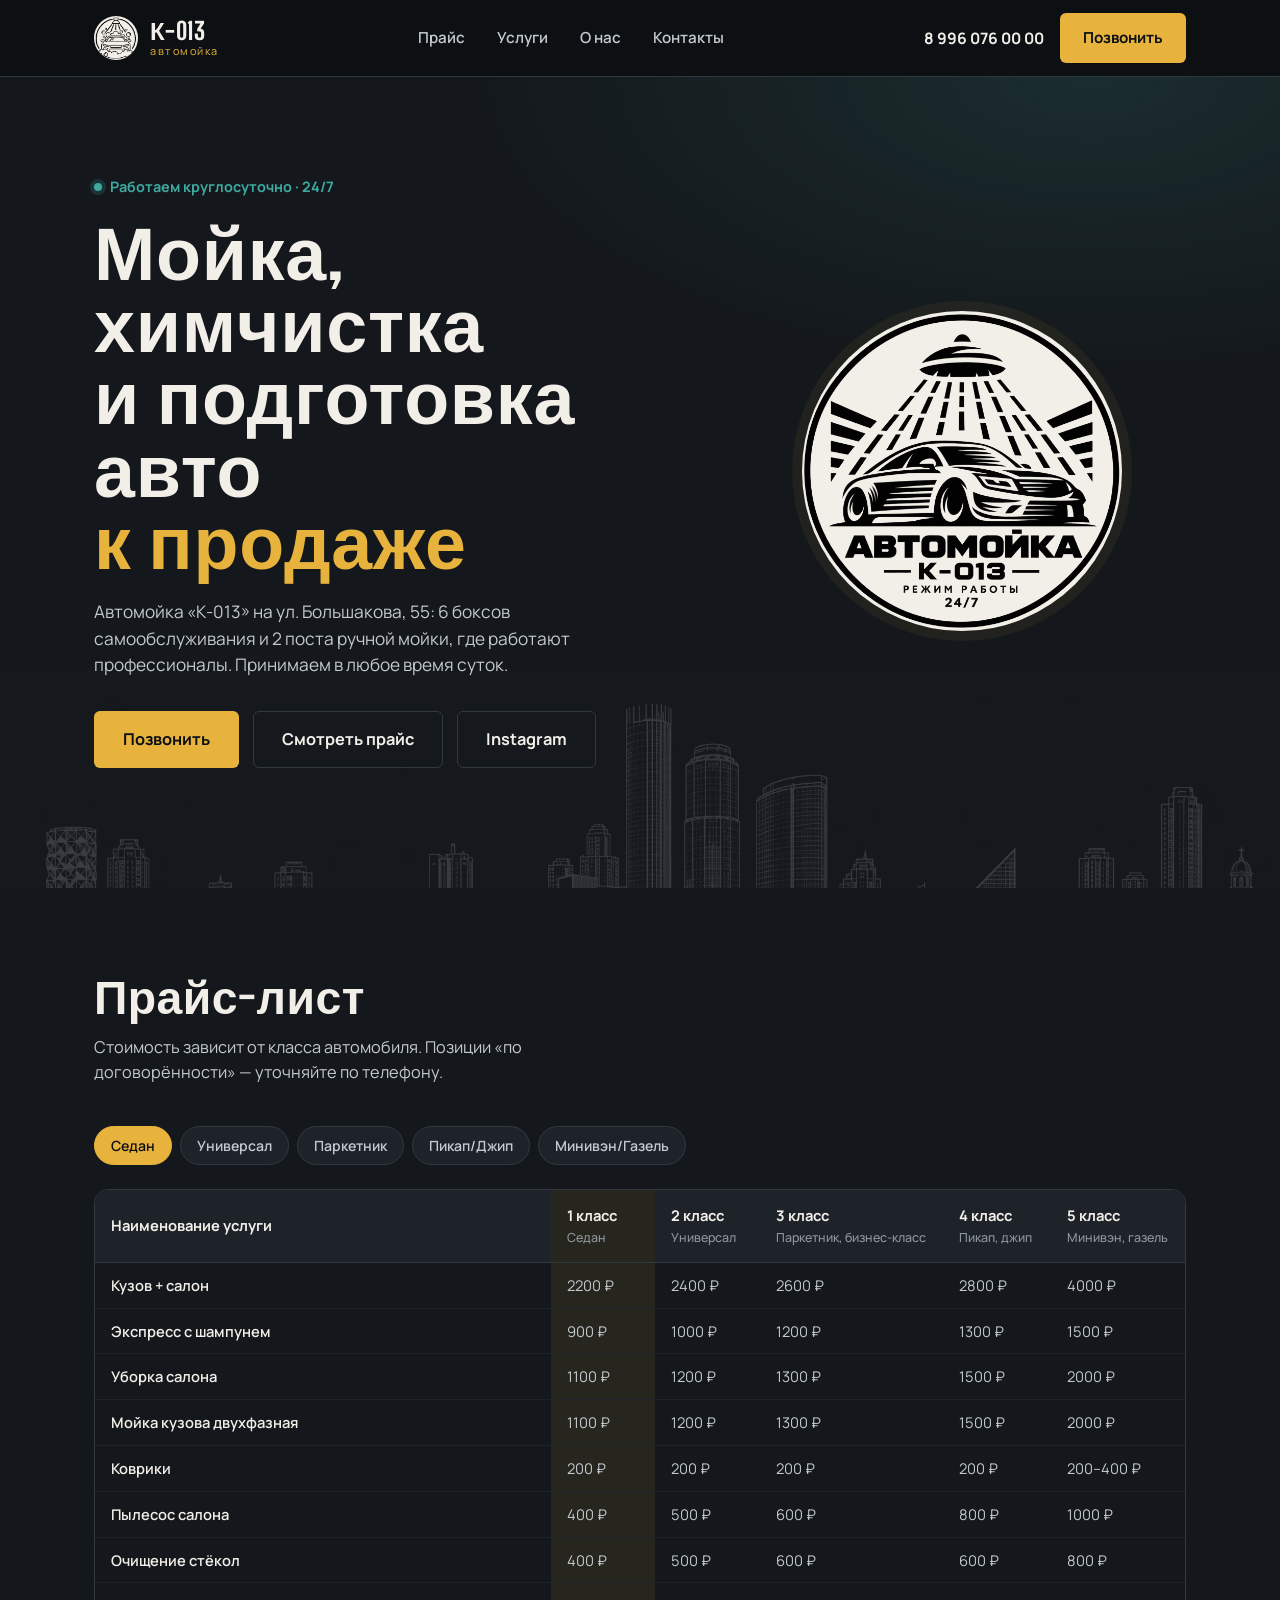
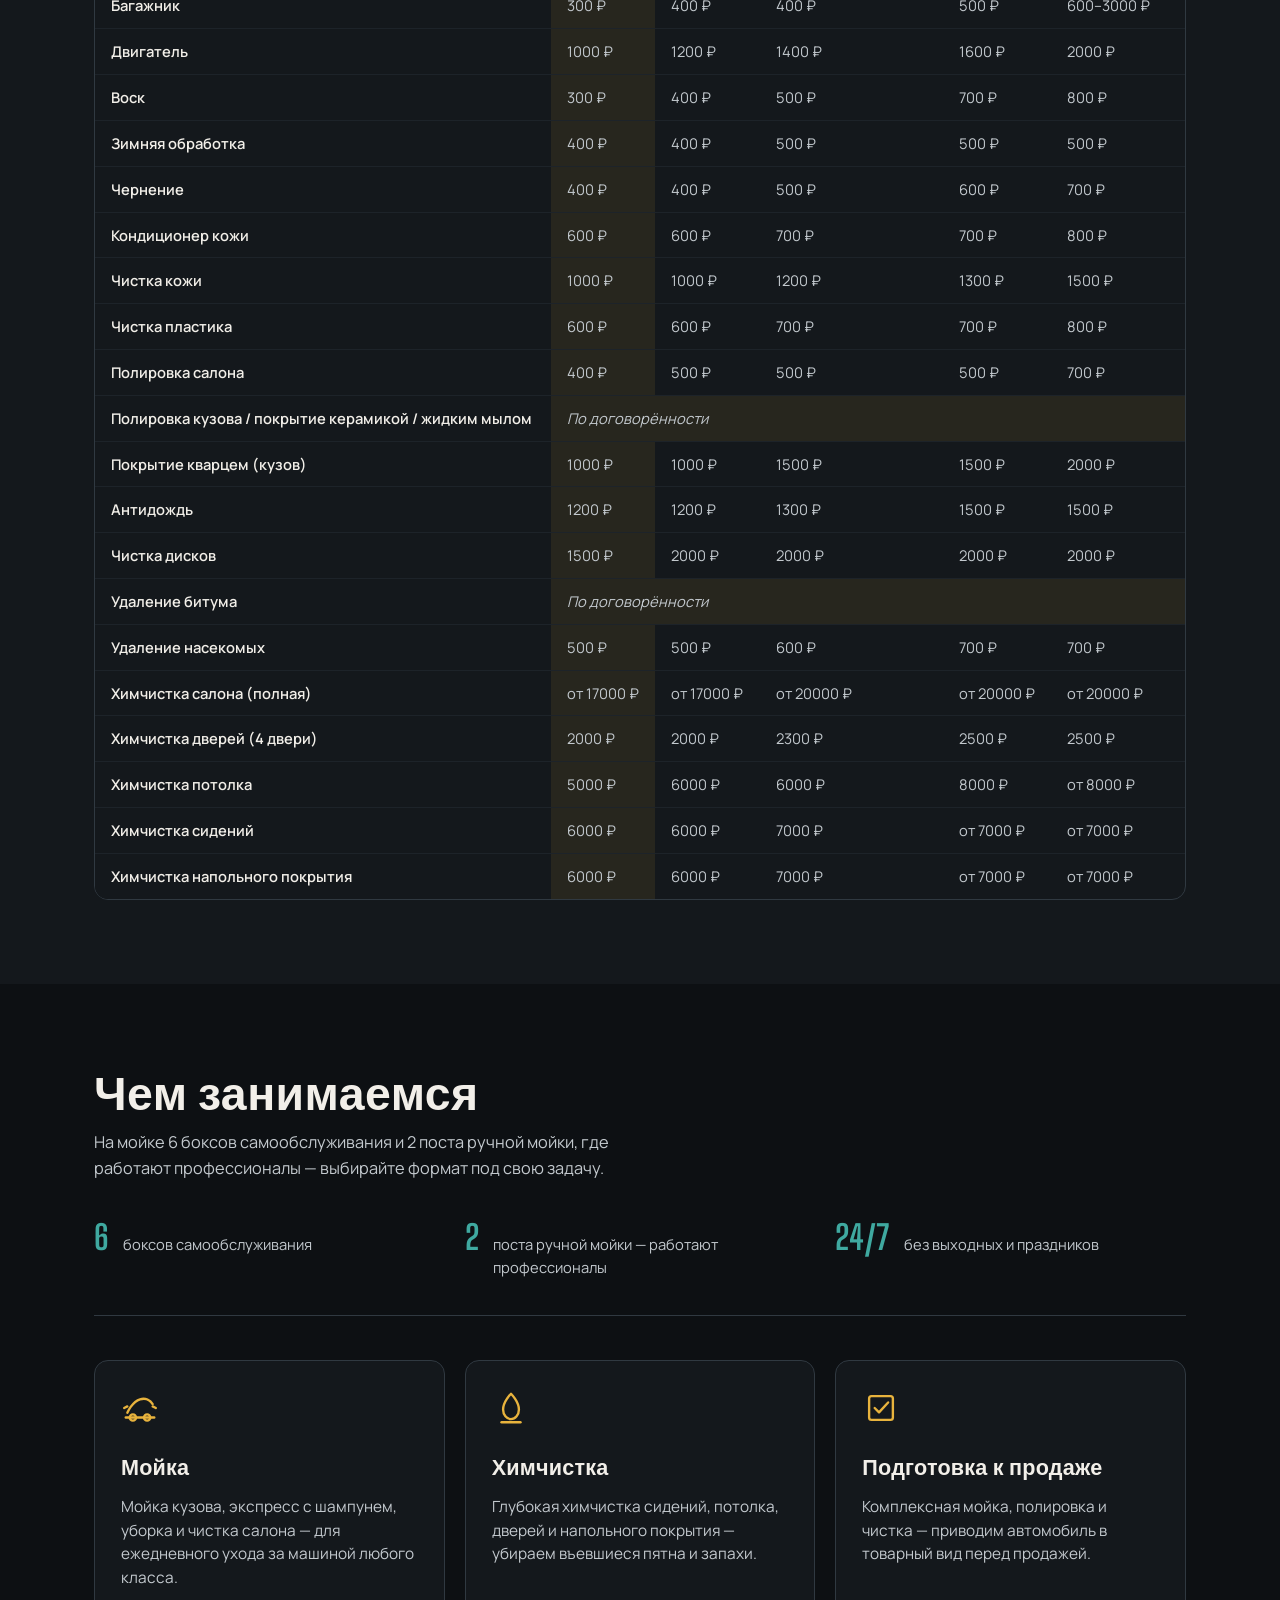
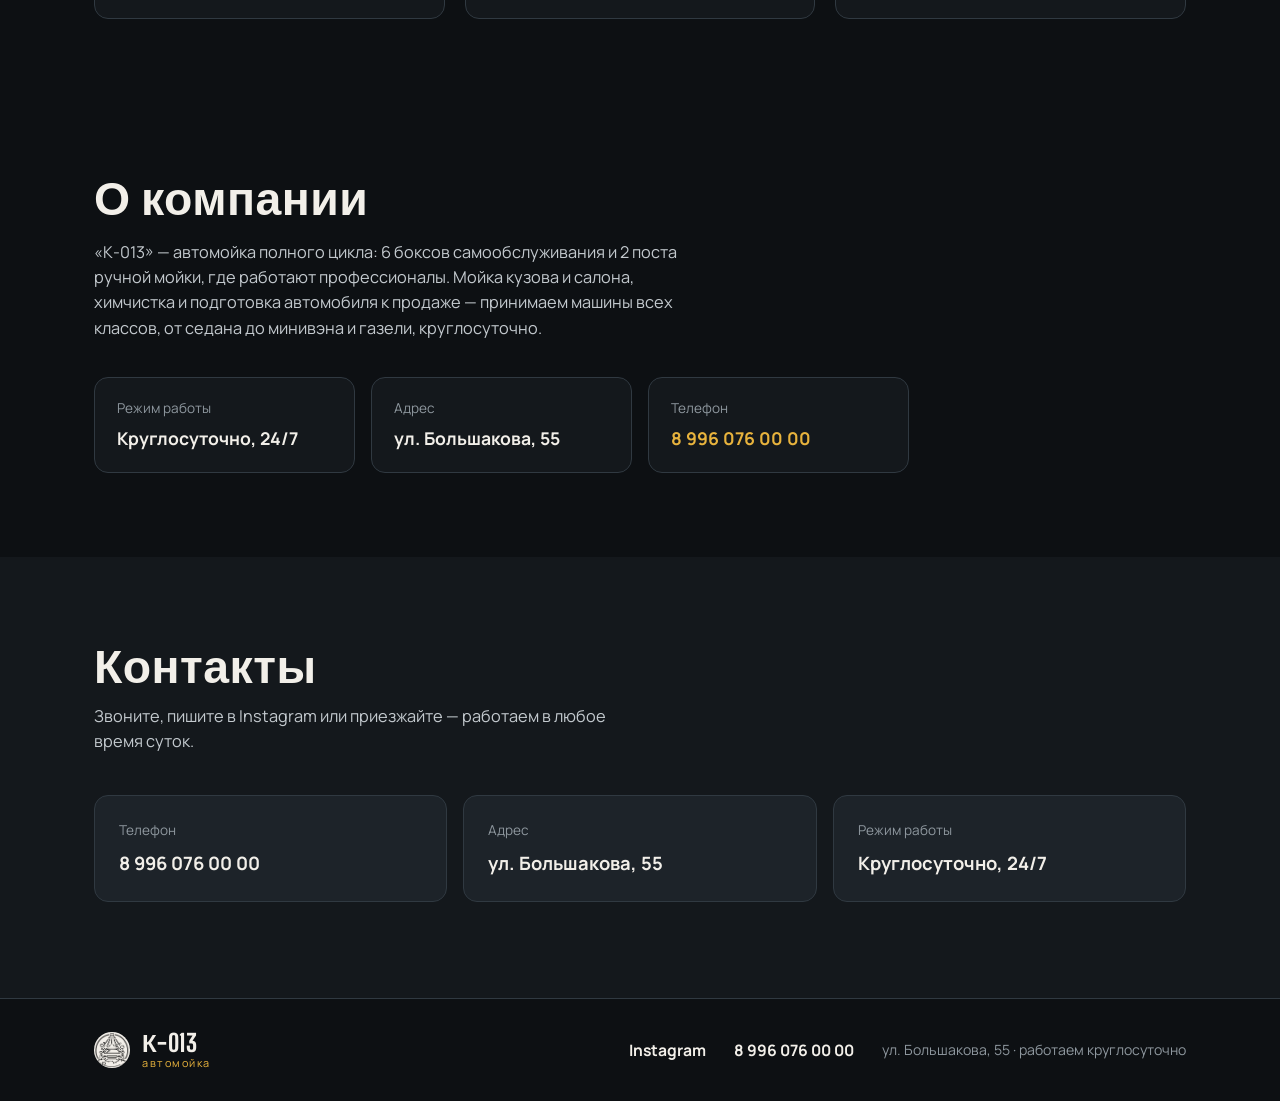
<file: index.html>
<!DOCTYPE html>
<html lang="ru">
<head>
<meta charset="UTF-8">
<meta name="viewport" content="width=device-width, initial-scale=1.0">
<title>К-013 — автомойка</title>
<meta name="description" content="Автомойка К-013: 6 боксов самообслуживания и 2 поста ручной мойки. Мойка, химчистка, подготовка авто к продаже. Круглосуточно. ул. Большакова, 55.">
<link rel="icon" href="favicon.ico" sizes="any">
<link rel="icon" href="favicon-32.png" type="image/png" sizes="32x32">
<link rel="icon" href="favicon-16.png" type="image/png" sizes="16x16">
<link rel="apple-touch-icon" href="apple-touch-icon.png">
<link rel="preconnect" href="https://fonts.googleapis.com">
<link rel="preconnect" href="https://fonts.gstatic.com" crossorigin>
<link href="https://fonts.googleapis.com/css2?family=Big+Shoulders+Display:wght@500;600;700;800&family=Manrope:wght@400;500;600;700;800&display=swap" rel="stylesheet">
<link rel="stylesheet" href="style.css">
<!-- Yandex.Metrika counter -->
<script type="text/javascript">
    (function(m,e,t,r,i,k,a){
        m[i]=m[i]||function(){(m[i].a=m[i].a||[]).push(arguments)};
        m[i].l=1*new Date();
        for (var j = 0; j < document.scripts.length; j++) {if (document.scripts[j].src === r) { return; }}
        k=e.createElement(t),a=e.getElementsByTagName(t)[0],k.async=1,k.src=r,a.parentNode.insertBefore(k,a)
    })(window, document,'script','https://mc.yandex.ru/metrika/tag.js?id=112899979', 'ym');

    ym(112899979, 'init', {ssr:true, webvisor:true, clickmap:true, ecommerce:"dataLayer", referrer: document.referrer, url: location.href, accurateTrackBounce:true, trackLinks:true});
</script>
<noscript><div><img src="https://mc.yandex.ru/watch/112899979" style="position:absolute; left:-9999px;" alt="" /></div></noscript>
<!-- /Yandex.Metrika counter -->
</head>

<body>

<a class="skip-link" href="#main">Перейти к содержанию</a>

<header class="site-header" id="top">
  <div class="wrap header-inner">
    <a class="brand" href="#top" aria-label="К-013, на главную">
      <span class="logo-mark logo-mark--sm">
        <img class="logo-mark-img--cover" src="images/logo-mark.webp" alt="Логотип автомойки К-013" width="44" height="44" loading="eager">
      </span>
      <span class="brand-text">
        <span class="brand-code">К‑013</span>
        <span class="brand-sub">автомойка</span>
      </span>
    </a>

    <nav class="main-nav" id="main-nav">
      <a href="#price">Прайс</a>
      <a href="#services">Услуги</a>
      <a href="#about">О нас</a>
      <a href="#contacts">Контакты</a>
    </nav>

    <div class="header-actions">
      <a class="phone-link" href="tel:+79960760000">8&nbsp;996&nbsp;076&nbsp;00&nbsp;00</a>
      <a class="btn btn-gold header-cta" href="tel:+79960760000">Позвонить</a>
      <button class="burger" id="burger" aria-expanded="false" aria-controls="mobile-nav" aria-label="Открыть меню">
        <span></span><span></span><span></span>
      </button>
    </div>
  </div>

  <div class="mobile-nav" id="mobile-nav">
    <a href="#price">Прайс</a>
    <a href="#services">Услуги</a>
    <a href="#about">О нас</a>
    <a href="#contacts">Контакты</a>
    <a class="btn btn-gold" href="tel:+79960760000">Позвонить: 8 996 076 00 00</a>
  </div>
</header>

<main id="main">

  <!-- HERO -->
  <section class="hero">
    <div class="hero-skyline" aria-hidden="true"></div>
    <div class="wrap hero-inner">
      <div class="hero-copy">
        <p class="tag">Работаем круглосуточно · 24/7</p>
        <h1 class="hero-title">
          Мойка, химчистка<br>
          и подготовка авто<br>
          <span class="accent">к продаже</span>
        </h1>
        <p class="hero-text">
          Автомойка «К‑013» на ул. Большакова, 55: 6 боксов самообслуживания и 2 поста ручной мойки,
          где работают профессионалы. Принимаем в любое время суток.
        </p>
        <div class="hero-actions">
          <a class="btn btn-gold btn-lg" href="tel:+79960760000">Позвонить</a>
          <a class="btn btn-outline btn-lg" href="#price">Смотреть прайс</a>
          <a class="btn btn-outline btn-lg" href="https://www.instagram.com/quickclean_013/" target="_blank" rel="noopener noreferrer">Instagram</a>
        </div>
      </div>

      <div class="hero-visual" aria-hidden="true">
        <span class="logo-mark logo-mark--lg">
          <img src="images/logo.webp" alt="" width="320" height="320" loading="eager">
        </span>
      </div>
    </div>
  </section>

  <!-- PRICE -->
  <section class="price" id="price">
    <div class="wrap">
      <div class="section-head">
        <h2>Прайс-лист</h2>
        <p>Стоимость зависит от класса автомобиля. Позиции «по договорённости» — уточняйте по телефону.</p>
      </div>

      <div class="price-tabs" role="tablist" aria-label="Класс автомобиля">
        <button class="price-tab is-active" role="tab" aria-selected="true" data-class="0">Седан</button>
        <button class="price-tab" role="tab" aria-selected="false" data-class="1">Универсал</button>
        <button class="price-tab" role="tab" aria-selected="false" data-class="2">Паркетник</button>
        <button class="price-tab" role="tab" aria-selected="false" data-class="3">Пикап/Джип</button>
        <button class="price-tab" role="tab" aria-selected="false" data-class="4">Минивэн/Газель</button>
      </div>

      <div class="table-scroll">
        <table class="price-table" id="price-table">
          <caption class="sr-only">Прайс-лист автомойки К-013 по классам автомобилей</caption>
          <thead>
            <tr>
              <th scope="col">Наименование услуги</th>
              <th scope="col">1 класс<br><span>Седан</span></th>
              <th scope="col">2 класс<br><span>Универсал</span></th>
              <th scope="col">3 класс<br><span>Паркетник, бизнес‑класс</span></th>
              <th scope="col">4 класс<br><span>Пикап, джип</span></th>
              <th scope="col">5 класс<br><span>Минивэн, газель</span></th>
            </tr>
          </thead>
          <tbody>
            <tr><th scope="row">Кузов + салон</th><td>2200 ₽</td><td>2400 ₽</td><td>2600 ₽</td><td>2800 ₽</td><td>4000 ₽</td></tr>
            <tr><th scope="row">Экспресс с шампунем</th><td>900 ₽</td><td>1000 ₽</td><td>1200 ₽</td><td>1300 ₽</td><td>1500 ₽</td></tr>
            <tr><th scope="row">Уборка салона</th><td>1100 ₽</td><td>1200 ₽</td><td>1300 ₽</td><td>1500 ₽</td><td>2000 ₽</td></tr>
            <tr><th scope="row">Мойка кузова двухфазная</th><td>1100 ₽</td><td>1200 ₽</td><td>1300 ₽</td><td>1500 ₽</td><td>2000 ₽</td></tr>
            <tr><th scope="row">Коврики</th><td>200 ₽</td><td>200 ₽</td><td>200 ₽</td><td>200 ₽</td><td>200–400 ₽</td></tr>
            <tr><th scope="row">Пылесос салона</th><td>400 ₽</td><td>500 ₽</td><td>600 ₽</td><td>800 ₽</td><td>1000 ₽</td></tr>
            <tr><th scope="row">Очищение стёкол</th><td>400 ₽</td><td>500 ₽</td><td>600 ₽</td><td>600 ₽</td><td>800 ₽</td></tr>
            <tr><th scope="row">Багажник</th><td>300 ₽</td><td>400 ₽</td><td>400 ₽</td><td>500 ₽</td><td>600–3000 ₽</td></tr>
            <tr><th scope="row">Двигатель</th><td>1000 ₽</td><td>1200 ₽</td><td>1400 ₽</td><td>1600 ₽</td><td>2000 ₽</td></tr>
            <tr><th scope="row">Воск</th><td>300 ₽</td><td>400 ₽</td><td>500 ₽</td><td>700 ₽</td><td>800 ₽</td></tr>
            <tr><th scope="row">Зимняя обработка</th><td>400 ₽</td><td>400 ₽</td><td>500 ₽</td><td>500 ₽</td><td>500 ₽</td></tr>
            <tr><th scope="row">Чернение</th><td>400 ₽</td><td>400 ₽</td><td>500 ₽</td><td>600 ₽</td><td>700 ₽</td></tr>
            <tr><th scope="row">Кондиционер кожи</th><td>600 ₽</td><td>600 ₽</td><td>700 ₽</td><td>700 ₽</td><td>800 ₽</td></tr>
            <tr><th scope="row">Чистка кожи</th><td>1000 ₽</td><td>1000 ₽</td><td>1200 ₽</td><td>1300 ₽</td><td>1500 ₽</td></tr>
            <tr><th scope="row">Чистка пластика</th><td>600 ₽</td><td>600 ₽</td><td>700 ₽</td><td>700 ₽</td><td>800 ₽</td></tr>
            <tr><th scope="row">Полировка салона</th><td>400 ₽</td><td>500 ₽</td><td>500 ₽</td><td>500 ₽</td><td>700 ₽</td></tr>
            <tr class="price-note-row"><th scope="row">Полировка кузова / покрытие керамикой / жидким мылом</th><td colspan="5">По договорённости</td></tr>
            <tr><th scope="row">Покрытие кварцем (кузов)</th><td>1000 ₽</td><td>1000 ₽</td><td>1500 ₽</td><td>1500 ₽</td><td>2000 ₽</td></tr>
            <tr><th scope="row">Антидождь</th><td>1200 ₽</td><td>1200 ₽</td><td>1300 ₽</td><td>1500 ₽</td><td>1500 ₽</td></tr>
            <tr><th scope="row">Чистка дисков</th><td>1500 ₽</td><td>2000 ₽</td><td>2000 ₽</td><td>2000 ₽</td><td>2000 ₽</td></tr>
            <tr class="price-note-row"><th scope="row">Удаление битума</th><td colspan="5">По договорённости</td></tr>
            <tr><th scope="row">Удаление насекомых</th><td>500 ₽</td><td>500 ₽</td><td>600 ₽</td><td>700 ₽</td><td>700 ₽</td></tr>
            <tr><th scope="row">Химчистка салона (полная)</th><td>от 17000 ₽</td><td>от 17000 ₽</td><td>от 20000 ₽</td><td>от 20000 ₽</td><td>от 20000 ₽</td></tr>
            <tr><th scope="row">Химчистка дверей (4 двери)</th><td>2000 ₽</td><td>2000 ₽</td><td>2300 ₽</td><td>2500 ₽</td><td>2500 ₽</td></tr>
            <tr><th scope="row">Химчистка потолка</th><td>5000 ₽</td><td>6000 ₽</td><td>6000 ₽</td><td>8000 ₽</td><td>от 8000 ₽</td></tr>
            <tr><th scope="row">Химчистка сидений</th><td>6000 ₽</td><td>6000 ₽</td><td>7000 ₽</td><td>от 7000 ₽</td><td>от 7000 ₽</td></tr>
            <tr><th scope="row">Химчистка напольного покрытия</th><td>6000 ₽</td><td>6000 ₽</td><td>7000 ₽</td><td>от 7000 ₽</td><td>от 7000 ₽</td></tr>
          </tbody>
        </table>
      </div>
      <p class="price-hint">Листайте таблицу вправо, чтобы увидеть все классы автомобилей.</p>
    </div>
  </section>

  <!-- SERVICES -->
  <section class="services" id="services">
    <div class="wrap">
      <div class="section-head">
        <h2>Чем занимаемся</h2>
        <p>На мойке 6 боксов самообслуживания и 2 поста ручной мойки, где работают профессионалы —
           выбирайте формат под свою задачу.</p>
      </div>

      <div class="perk-strip">
        <div class="perk"><strong>6</strong><span>боксов самообслуживания</span></div>
        <div class="perk"><strong>2</strong><span>поста ручной мойки — работают профессионалы</span></div>
        <div class="perk"><strong>24/7</strong><span>без выходных и праздников</span></div>
      </div>

      <div class="service-grid">
        <article class="service-card">
          <svg class="service-icon" viewBox="0 0 48 48" fill="none" xmlns="http://www.w3.org/2000/svg" aria-hidden="true">
            <path d="M8 30C8 30 14 16 24 13C31 11 37 14 40 19" stroke="currentColor" stroke-width="3" stroke-linecap="round"/>
            <path d="M6 36H42" stroke="currentColor" stroke-width="3" stroke-linecap="round"/>
            <circle cx="15" cy="36" r="4" stroke="currentColor" stroke-width="3"/>
            <circle cx="33" cy="36" r="4" stroke="currentColor" stroke-width="3"/>
            <path d="M4 24L8 22M44 24L40 22" stroke="currentColor" stroke-width="3" stroke-linecap="round"/>
          </svg>
          <h3>Мойка</h3>
          <p>Мойка кузова, экспресс с шампунем, уборка и чистка салона — для ежедневного ухода за машиной любого класса.</p>
        </article>

        <article class="service-card">
          <svg class="service-icon" viewBox="0 0 48 48" fill="none" xmlns="http://www.w3.org/2000/svg" aria-hidden="true">
            <path d="M24 6C24 6 34 16 34 26C34 32.6 29.5 38 24 38C18.5 38 14 32.6 14 26C14 16 24 6 24 6Z" stroke="currentColor" stroke-width="3" stroke-linejoin="round"/>
            <path d="M12 42H36" stroke="currentColor" stroke-width="3" stroke-linecap="round"/>
          </svg>
          <h3>Химчистка</h3>
          <p>Глубокая химчистка сидений, потолка, дверей и напольного покрытия — убираем въевшиеся пятна и запахи.</p>
        </article>

        <article class="service-card">
          <svg class="service-icon" viewBox="0 0 48 48" fill="none" xmlns="http://www.w3.org/2000/svg" aria-hidden="true">
            <rect x="9" y="9" width="30" height="30" rx="3" stroke="currentColor" stroke-width="3"/>
            <path d="M16 24L21.5 29.5L33 17" stroke="currentColor" stroke-width="3" stroke-linecap="round" stroke-linejoin="round"/>
          </svg>
          <h3>Подготовка к продаже</h3>
          <p>Комплексная мойка, полировка и чистка — приводим автомобиль в товарный вид перед продажей.</p>
        </article>
      </div>
    </div>
  </section>

  <!-- ABOUT -->
  <section class="about" id="about">
    <div class="wrap">
      <div class="about-copy">
        <h2>О компании</h2>
        <p>«К‑013» — автомойка полного цикла: 6 боксов самообслуживания и 2 поста ручной мойки, где работают
           профессионалы. Мойка кузова и салона, химчистка и подготовка автомобиля к продаже — принимаем машины
           всех классов, от седана до минивэна и газели, круглосуточно.</p>
      </div>
      <ul class="about-facts">
        <li><span>Режим работы</span><strong>Круглосуточно, 24/7</strong></li>
        <li><span>Адрес</span><strong>ул. Большакова, 55</strong></li>
        <li><span>Телефон</span><strong><a href="tel:+79960760000">8 996 076 00 00</a></strong></li>
      </ul>
    </div>
  </section>

  <!-- CONTACTS -->
  <section class="contacts" id="contacts">
    <div class="wrap">
      <div class="section-head">
        <h2>Контакты</h2>
        <p>Звоните, пишите в Instagram или приезжайте — работаем в любое время суток.</p>
      </div>

      <div class="contact-grid">
        <a class="contact-card" href="tel:+79960760000">
          <span class="contact-label">Телефон</span>
          <span class="contact-value">8 996 076 00 00</span>
        </a>
        <div class="contact-card">
          <span class="contact-label">Адрес</span>
          <span class="contact-value">ул. Большакова, 55</span>
        </div>
        <div class="contact-card">
          <span class="contact-label">Режим работы</span>
          <span class="contact-value">Круглосуточно, 24/7</span>
        </div>
      </div>
    </div>
  </section>

</main>

<footer class="site-footer">
  <div class="wrap footer-inner">
    <a class="brand" href="#top">
      <span class="logo-mark logo-mark--xs">
        <img class="logo-mark-img--cover" src="images/logo-mark.webp" alt="Логотип автомойки К-013" width="36" height="36" loading="lazy">
      </span>
      <span class="brand-text">
        <span class="brand-code">К‑013</span>
        <span class="brand-sub">автомойка</span>
      </span>
    </a>
    <a class="phone-link" href="https://www.instagram.com/quickclean_013/" target="_blank" rel="noopener noreferrer">Instagram</a>
    <a class="phone-link" href="tel:+79960760000">8&nbsp;996&nbsp;076&nbsp;00&nbsp;00</a>
    <p class="footer-address">ул. Большакова, 55 · работаем круглосуточно</p>
  </div>
</footer>

<script src="script.js"></script>
</body>
</html>
</file>
<file: style.css>
/* ==========================================================================
   К-013 · автомойка — стили
   Токены: тёмный асфальт + тёплое золото + прохладный "водяной" бирюзовый
   ========================================================================== */

:root{
  --ink-900: #0D1013;
  --ink-800: #14181C;
  --ink-700: #1D2329;
  --ink-600: #2A3238;
  --line: #303941;

  --gold: #E8B33D;
  --gold-dark: #C8932A;
  --teal: #3FA9A0;

  --text-hi: #F2EFE9;
  --text-mid: #C3C9CE;
  --text-low: #8E979E;

  --radius-s: 6px;
  --radius-m: 14px;
  --radius-l: 26px;

  --wrap: 1140px;

  --font-display: "Big Shoulders Display", sans-serif;
  --font-body: "Manrope", sans-serif;
}

*, *::before, *::after{ box-sizing: border-box; }
html{ scroll-behavior: smooth; }
@media (prefers-reduced-motion: reduce){
  html{ scroll-behavior: auto; }
  *, *::before, *::after{ animation-duration: 0.001ms !important; animation-iteration-count: 1 !important; transition-duration: 0.001ms !important; }
}

body{
  margin: 0;
  background: var(--ink-800);
  color: var(--text-hi);
  font-family: var(--font-body);
  font-size: 16px;
  line-height: 1.55;
  -webkit-font-smoothing: antialiased;
}

img{ max-width: 100%; display: block; }
a{ color: inherit; text-decoration: none; }

.sr-only{
  position: absolute; width: 1px; height: 1px; overflow: hidden;
  clip: rect(0 0 0 0); white-space: nowrap; border: 0; padding: 0; margin: -1px;
}

.skip-link{
  position: absolute; left: 12px; top: -60px;
  background: var(--gold); color: var(--ink-900);
  padding: 10px 16px; border-radius: var(--radius-s);
  font-weight: 700; z-index: 200; transition: top .2s ease;
}
.skip-link:focus{ top: 12px; }

:focus-visible{
  outline: 2px solid var(--gold);
  outline-offset: 3px;
}

.wrap{
  max-width: var(--wrap);
  margin: 0 auto;
  padding: 0 24px;
}

h1, h2, h3{
  font-family: var(--font-display);
  font-weight: 700;
  letter-spacing: 0.01em;
  margin: 0;
  color: var(--text-hi);
}

h2{
  font-size: clamp(2rem, 4.2vw, 2.9rem);
  line-height: 1.05;
}

p{ margin: 0; }

/* ---------------- Buttons ---------------- */

.btn{
  display: inline-flex;
  align-items: center;
  justify-content: center;
  gap: 8px;
  padding: 12px 22px;
  border-radius: var(--radius-s);
  font-family: var(--font-body);
  font-weight: 700;
  font-size: 0.95rem;
  border: 1px solid transparent;
  cursor: pointer;
  transition: background-color .15s ease, border-color .15s ease;
}

.btn-gold{
  background: var(--gold);
  color: var(--ink-900);
}
.btn-gold:hover{ background: var(--gold-dark); }

.btn-outline{
  background: transparent;
  color: var(--text-hi);
  border-color: var(--line);
}
.btn-outline:hover{ border-color: var(--text-mid); }

.btn-lg{ padding: 15px 28px; font-size: 1.02rem; }

/* ---------------- Header ---------------- */

.site-header{
  position: sticky;
  top: 0;
  z-index: 100;
  background: rgba(13,16,19,0.9);
  backdrop-filter: blur(10px);
  border-bottom: 1px solid var(--line);
}

.header-inner{
  display: flex;
  align-items: center;
  justify-content: space-between;
  gap: 24px;
  height: 76px;
}

.brand{
  display: flex;
  align-items: center;
  gap: 12px;
  color: var(--text-hi);
}

/* Logo lives on a light circular chip so the black line-art stays legible
   against the dark theme (the source PNG has a transparent background). */
.logo-mark{
  flex-shrink: 0;
  display: flex;
  align-items: center;
  justify-content: center;
  border-radius: 50%;
  background: var(--text-hi);
  overflow: hidden;
}
.logo-mark img{
  width: 100%;
  height: 100%;
  object-fit: contain;
  display: block;
}
/* The header/footer mark source is a wide illustration (gun + car), so it
   needs to be cropped in tight rather than letterboxed at small sizes. */
.logo-mark-img--cover{ object-fit: cover !important; }
.logo-mark--xs{ width: 36px; height: 36px; }
.logo-mark--sm{ width: 44px; height: 44px; }
.logo-mark--lg{
  width: 100%;
  max-width: 300px;
  aspect-ratio: 1 / 1;
  box-shadow: 0 0 0 10px rgba(232,179,61,0.06);
}

.brand-text{ display: flex; flex-direction: column; line-height: 1; }
.brand-code{
  font-family: var(--font-display);
  font-weight: 800;
  font-size: 1.5rem;
  letter-spacing: 0.02em;
}
.brand-sub{
  font-size: 0.68rem;
  letter-spacing: 0.14em;
  color: var(--gold);
  margin-top: 3px;
  text-transform: lowercase;
}

.main-nav{
  display: none;
  gap: 32px;
}
.main-nav a{
  color: var(--text-mid);
  font-weight: 600;
  font-size: 0.95rem;
  transition: color .15s ease;
}
.main-nav a:hover{ color: var(--text-hi); }

.header-actions{ display: flex; align-items: center; gap: 16px; }

.phone-link{
  display: none;
  font-weight: 700;
  color: var(--text-hi);
  font-size: 0.98rem;
  white-space: nowrap;
}

.header-cta{ display: none; }

.burger{
  width: 40px; height: 40px;
  display: flex; flex-direction: column;
  align-items: center; justify-content: center;
  gap: 5px;
  background: transparent; border: 1px solid var(--line); border-radius: var(--radius-s);
  cursor: pointer;
}
.burger span{
  width: 18px; height: 2px; background: var(--text-hi);
  transition: transform .2s ease, opacity .2s ease;
}
.burger[aria-expanded="true"] span:nth-child(1){ transform: translateY(7px) rotate(45deg); }
.burger[aria-expanded="true"] span:nth-child(2){ opacity: 0; }
.burger[aria-expanded="true"] span:nth-child(3){ transform: translateY(-7px) rotate(-45deg); }

.mobile-nav{
  display: none;
  flex-direction: column;
  gap: 2px;
  background: var(--ink-800);
  border-bottom: 1px solid var(--line);
  padding: 8px 24px 20px;
}
.mobile-nav.is-open{ display: flex; }
.mobile-nav a{
  padding: 12px 4px;
  color: var(--text-mid);
  font-weight: 600;
  border-bottom: 1px solid var(--ink-700);
}
.mobile-nav .btn{ margin-top: 14px; align-self: flex-start; }

@media (min-width: 860px){
  .main-nav{ display: flex; }
  .phone-link{ display: inline; }
  .header-cta{ display: inline-flex; }
  .burger{ display: none; }
}

/* ---------------- Hero ---------------- */

.hero{
  position: relative;
  overflow: hidden;
  padding: 64px 0 88px;
  background:
    radial-gradient(80% 60% at 85% 0%, rgba(63,169,160,0.14), transparent 60%),
    var(--ink-800);
}

/* City skyline sits behind the hero content as a faint horizon line.
   The source art is black line-work on a white background; inverting it
   to white-on-black and blending with "screen" makes the black vanish
   into the dark theme, leaving only pale skyline lines. */
.hero-skyline{
  position: absolute;
  left: 0;
  right: 0;
  bottom: 0;
  height: 34%;
  min-height: 110px;
  max-height: 220px;
  background-image: url('images/city-skyline.webp');
  background-repeat: no-repeat;
  background-position: center 42%;
  background-size: cover;
  filter: invert(1);
  mix-blend-mode: screen;
  opacity: 0.16;
  pointer-events: none;
}

.hero-inner{
  position: relative;
  z-index: 1;
  display: grid;
  gap: 40px;
  align-items: center;
}

.hero-visual{
  order: -1;
  display: flex;
  justify-content: center;
}

.tag{
  display: inline-flex;
  align-items: center;
  gap: 8px;
  color: var(--teal);
  font-weight: 700;
  font-size: 0.9rem;
  margin: 0 0 18px;
}
.tag::before{
  content: "";
  width: 8px; height: 8px;
  border-radius: 50%;
  background: var(--teal);
  box-shadow: 0 0 0 4px rgba(63,169,160,0.18);
}

.hero-title{
  font-size: clamp(2.6rem, 8vw, 4.6rem);
  line-height: 0.98;
  font-weight: 700;
}
.hero-title .accent{ color: var(--gold); }

.hero-text{
  display: block;
  margin-top: 22px;
  max-width: 46ch;
  color: var(--text-mid);
  font-size: 1.08rem;
}

.hero-actions{
  display: flex;
  flex-wrap: wrap;
  gap: 14px;
  margin-top: 32px;
}

@media (min-width: 900px){
  .hero{ padding: 96px 0 120px; }
  .hero-inner{ grid-template-columns: 1.15fr 0.85fr; }
  .hero-visual{ order: 0; }
  .logo-mark--lg{ max-width: 320px; }
}

/* ---------------- Section head ---------------- */

.section-head{
  max-width: 56ch;
  margin: 0 0 40px;
}
.section-head p{
  margin-top: 14px;
  color: var(--text-mid);
  font-size: 1.02rem;
}

/* ---------------- Services ---------------- */

.services{
  position: relative;
  padding: 84px 0 70px;
  background: var(--ink-900);
}

.service-grid{
  display: grid;
  gap: 20px;
  grid-template-columns: 1fr;
}
@media (min-width: 720px){
  .service-grid{ grid-template-columns: repeat(3, 1fr); }
}

.service-card{
  background: var(--ink-800);
  border: 1px solid var(--line);
  border-radius: var(--radius-m);
  padding: 28px 26px;
}
.service-icon{
  width: 38px; height: 38px;
  color: var(--gold);
  margin-bottom: 18px;
}
.service-card h3{
  font-size: 1.35rem;
  margin-bottom: 10px;
}
.service-card p{
  color: var(--text-mid);
  font-size: 0.96rem;
}

.perk-strip{
  display: grid;
  gap: 20px;
  margin-bottom: 44px;
  padding-bottom: 36px;
  border-bottom: 1px solid var(--line);
  grid-template-columns: 1fr;
}
@media (min-width: 720px){
  .perk-strip{ grid-template-columns: repeat(3, 1fr); }
}
.perk{ display: flex; align-items: baseline; gap: 14px; }
.perk strong{
  font-family: var(--font-display);
  font-size: 2.1rem;
  color: var(--teal);
  line-height: 1;
}
.perk span{ color: var(--text-mid); font-size: 0.92rem; }

/* ---------------- Price ---------------- */

.price{ padding: 84px 0; background: var(--ink-800); }

.price-tabs{
  display: flex;
  flex-wrap: wrap;
  gap: 8px;
  margin-bottom: 24px;
}
.price-tab{
  background: var(--ink-700);
  border: 1px solid var(--line);
  color: var(--text-mid);
  padding: 9px 16px;
  border-radius: 999px;
  font-family: var(--font-body);
  font-weight: 600;
  font-size: 0.88rem;
  cursor: pointer;
  transition: background-color .15s ease, color .15s ease, border-color .15s ease;
}
.price-tab.is-active{
  background: var(--gold);
  border-color: var(--gold);
  color: var(--ink-900);
}

.table-scroll{
  overflow-x: auto;
  border: 1px solid var(--line);
  border-radius: var(--radius-m);
  -webkit-overflow-scrolling: touch;
}

.price-table{
  width: 100%;
  min-width: 780px;
  border-collapse: collapse;
  font-size: 0.92rem;
}
.price-table thead th{
  text-align: left;
  background: var(--ink-700);
  color: var(--text-hi);
  font-weight: 700;
  padding: 14px 16px;
  border-bottom: 1px solid var(--line);
  white-space: nowrap;
}
.price-table thead th span{
  display: block;
  font-weight: 500;
  color: var(--text-low);
  font-size: 0.78rem;
  white-space: normal;
  margin-top: 2px;
}
.price-table tbody th{
  text-align: left;
  font-weight: 600;
  color: var(--text-hi);
  padding: 11px 16px;
  white-space: nowrap;
  border-bottom: 1px solid var(--ink-700);
}
.price-table tbody td{
  padding: 11px 16px;
  color: var(--text-mid);
  border-bottom: 1px solid var(--ink-700);
  white-space: nowrap;
}

/* Freeze the service-name column so it stays visible while the price
   columns scroll horizontally on narrow screens. */
.price-table thead th:first-child,
.price-table tbody th[scope="row"]{
  position: sticky;
  left: 0;
  z-index: 2;
}
.price-table thead th:first-child{ background: var(--ink-700); }
.price-table tbody th[scope="row"]{ background: var(--ink-800); }
@media (max-width: 899px){
  .price-table thead th:first-child,
  .price-table tbody th[scope="row"]{
    max-width: 42vw;
    white-space: normal;
    line-height: 1.25;
    box-shadow: 4px 0 8px -4px rgba(0,0,0,0.35);
  }
}

.price-table tbody tr:hover td,
.price-table tbody tr:hover th{
  background: var(--ink-700);
}
.price-table tbody tr:last-child th,
.price-table tbody tr:last-child td{ border-bottom: none; }

.price-note-row td{
  color: var(--text-low);
  font-style: italic;
}

.price-table td.is-highlight,
.price-table th.is-highlight{
  background: rgba(232,179,61,0.09);
}

.price-hint{
  margin-top: 12px;
  color: var(--text-low);
  font-size: 0.84rem;
}
@media (min-width: 900px){
  .price-hint{ display: none; }
}

/* ---------------- About ---------------- */

.about{ padding: 84px 0; background: var(--ink-900); }
.about-copy p{
  margin-top: 18px;
  color: var(--text-mid);
  font-size: 1.02rem;
  max-width: 62ch;
}
.about-facts{
  list-style: none;
  margin: 36px 0 0;
  padding: 0;
  display: grid;
  gap: 16px;
  grid-template-columns: 1fr;
}
.about-facts li{
  display: flex;
  flex-direction: column;
  gap: 6px;
  background: var(--ink-800);
  border: 1px solid var(--line);
  border-radius: var(--radius-m);
  padding: 20px 22px;
}
.about-facts span{ color: var(--text-low); font-size: 0.85rem; }
.about-facts strong{ font-weight: 700; font-size: 1.1rem; }
.about-facts a{ color: var(--gold); }

@media (min-width: 640px){
  .about-facts{ grid-template-columns: repeat(2, 1fr); }
}
@media (min-width: 900px){
  .about-facts{ grid-template-columns: repeat(4, 1fr); }
}

/* ---------------- Contacts ---------------- */

.contacts{ padding: 84px 0 96px; background: var(--ink-800); }

.contact-grid{
  display: grid;
  gap: 16px;
  grid-template-columns: 1fr;
}
@media (min-width: 720px){
  .contact-grid{ grid-template-columns: repeat(3, 1fr); }
}

.contact-card{
  display: flex;
  flex-direction: column;
  gap: 8px;
  background: var(--ink-700);
  border: 1px solid var(--line);
  border-radius: var(--radius-m);
  padding: 24px;
  transition: border-color .15s ease;
}
a.contact-card:hover{ border-color: var(--gold); }
.contact-label{ color: var(--text-low); font-size: 0.85rem; }
.contact-value{ font-size: 1.15rem; font-weight: 700; }

.contact-note{
  margin-top: 28px;
  color: var(--text-low);
  font-size: 0.86rem;
  max-width: 68ch;
  border-left: 2px solid var(--line);
  padding-left: 16px;
}

/* ---------------- Footer ---------------- */

.site-footer{
  background: var(--ink-900);
  border-top: 1px solid var(--line);
  padding: 32px 0;
}
.footer-inner{
  display: flex;
  flex-wrap: wrap;
  align-items: center;
  gap: 18px 28px;
}
.footer-inner .brand{ margin-right: auto; }
.footer-address{ color: var(--text-low); font-size: 0.88rem; width: 100%; }
@media (min-width: 640px){
  .footer-address{ width: auto; }
}
</file>
